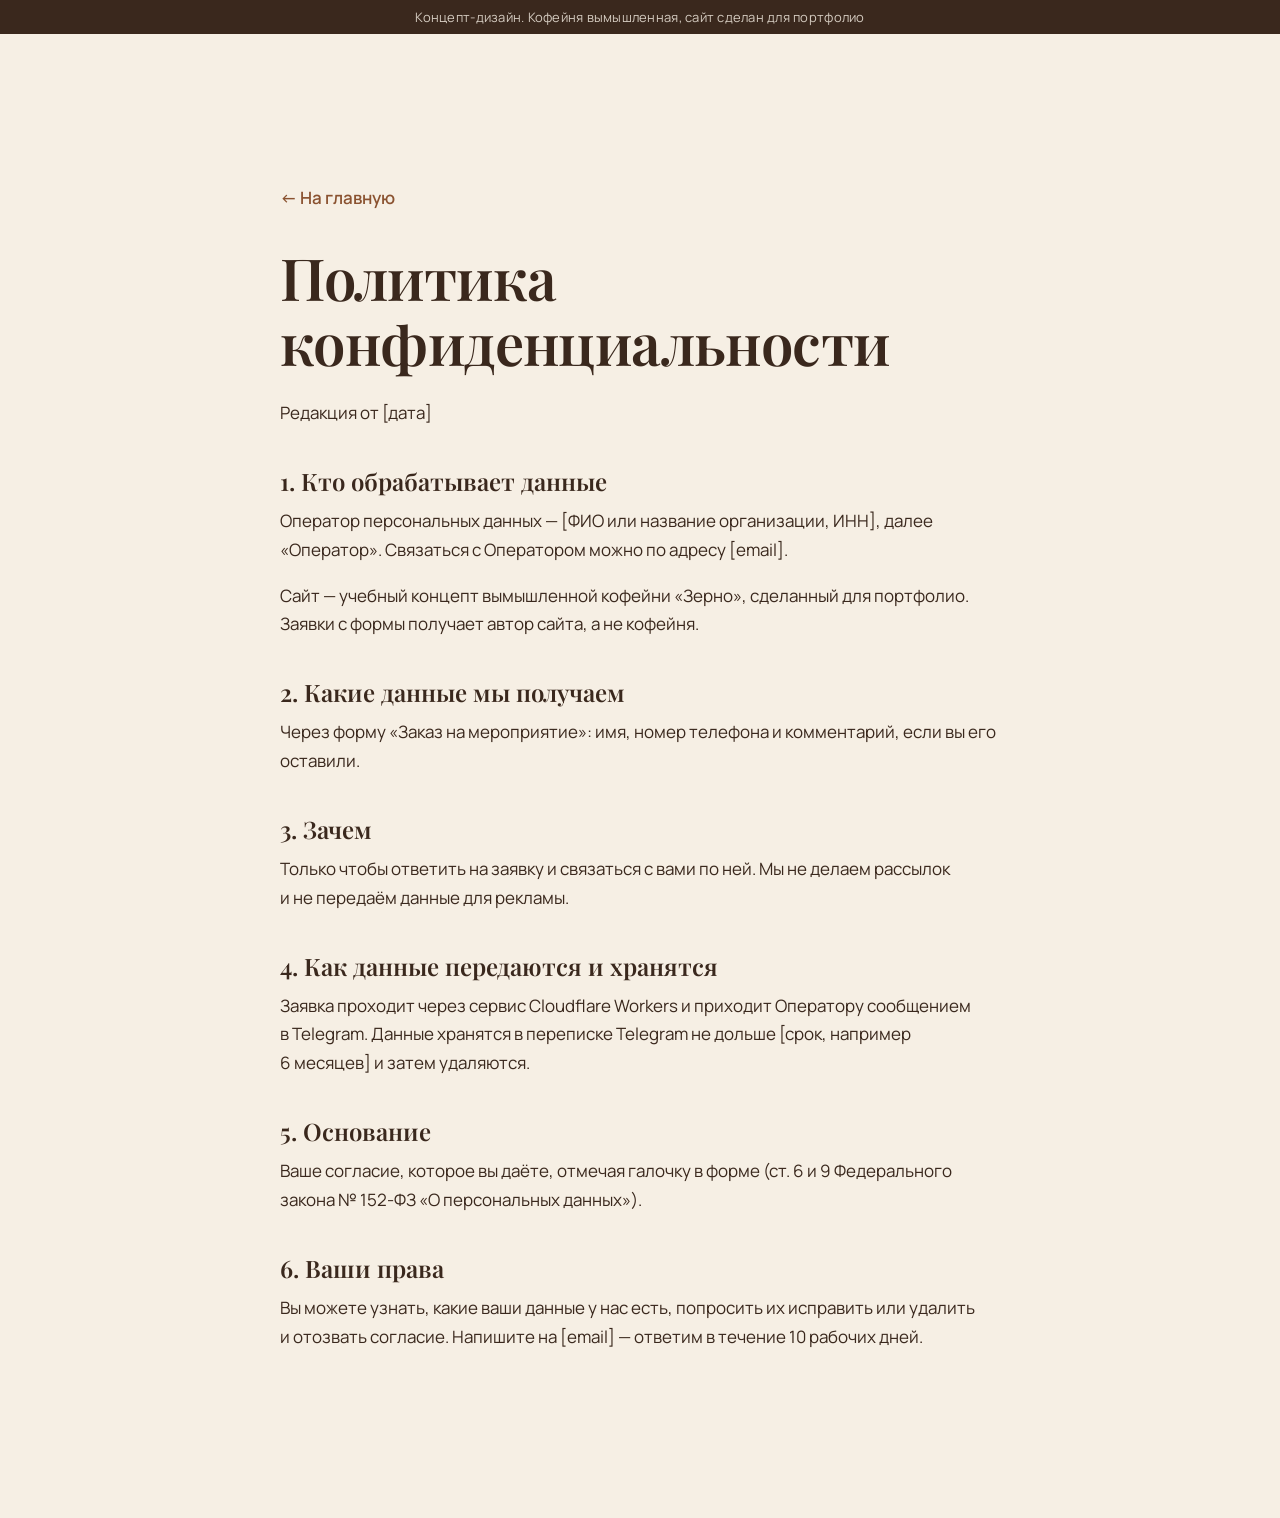
<file: privacy.html>
<!DOCTYPE html>
<html lang="ru">
<head>
  <meta charset="UTF-8">
  <meta name="viewport" content="width=device-width, initial-scale=1">
  <title>Политика конфиденциальности — «Зерно»</title>
  <meta name="robots" content="noindex">
  <meta name="theme-color" content="#F6EFE4">
  <link rel="icon" href="favicon.svg" type="image/svg+xml">

  <link rel="preconnect" href="https://fonts.googleapis.com">
  <link rel="preconnect" href="https://fonts.gstatic.com" crossorigin>
  <link href="https://fonts.googleapis.com/css2?family=Manrope:wght@400;500;600;700&family=Playfair+Display:wght@500;600;700&display=swap" rel="stylesheet">
  <link rel="stylesheet" href="css/style.css?v=3">
</head>
<body>

  <div class="concept-bar" role="note">
    Концепт-дизайн. Кофейня вымышленная, сайт сделан для&nbsp;портфолио
  </div>

  <!--
    ШАБЛОН. Перед запуском формы замените всё в [квадратных скобках]
    и проверьте текст у юриста: это не юридическая консультация.
  -->
  <main class="section legal">
    <div class="container legal__inner">
      <a href="./" class="legal__back">← На главную</a>
      <h1 class="section__title">Политика конфиденциальности</h1>
      <p class="muted">Редакция от [дата]</p>

      <h2>1. Кто обрабатывает данные</h2>
      <p>Оператор персональных данных — [ФИО или название организации, ИНН], далее «Оператор». Связаться с&nbsp;Оператором можно по&nbsp;адресу [email].</p>
      <p>Сайт — учебный концепт вымышленной кофейни «Зерно», сделанный для портфолио. Заявки с&nbsp;формы получает автор сайта, а&nbsp;не&nbsp;кофейня.</p>

      <h2>2. Какие данные мы получаем</h2>
      <p>Через форму «Заказ на&nbsp;мероприятие»: имя, номер телефона и&nbsp;комментарий, если вы его оставили.</p>

      <h2>3. Зачем</h2>
      <p>Только чтобы ответить на&nbsp;заявку и&nbsp;связаться с&nbsp;вами по&nbsp;ней. Мы не&nbsp;делаем рассылок и&nbsp;не&nbsp;передаём данные для рекламы.</p>

      <h2>4. Как данные передаются и&nbsp;хранятся</h2>
      <p>Заявка проходит через сервис Cloudflare Workers и&nbsp;приходит Оператору сообщением в&nbsp;Telegram. Данные хранятся в&nbsp;переписке Telegram не&nbsp;дольше [срок, например 6&nbsp;месяцев] и&nbsp;затем удаляются.</p>

      <h2>5. Основание</h2>
      <p>Ваше согласие, которое вы даёте, отмечая галочку в&nbsp;форме (ст.&nbsp;6 и&nbsp;9 Федерального закона №&nbsp;152-ФЗ «О&nbsp;персональных данных»).</p>

      <h2>6. Ваши права</h2>
      <p>Вы можете узнать, какие ваши данные у&nbsp;нас есть, попросить их исправить или удалить и&nbsp;отозвать согласие. Напишите на&nbsp;[email] — ответим в&nbsp;течение 10&nbsp;рабочих дней.</p>
    </div>
  </main>

</body>
</html>
</file>
<file: css/style.css>
/* ==========================================================
   Кофейня «Зерно» — стили
   ========================================================== */

:root {
  /* Палитра */
  --bg: #F6EFE4;          /* основной фон — светлый беж */
  --bg-alt: #EFE3D1;      /* фон чередующихся секций */
  --surface: #FBF7F1;     /* карточки */
  --text: #3A281D;        /* основной текст — тёмный кофе */
  --muted: #7C6555;       /* второстепенный текст */
  --accent: #A8683C;      /* карамель — кнопки, акценты */
  --accent-dark: #8A5230;
  --dark: #3A281D;        /* тёмные блоки и футер */
  --line: #DCCBB4;
  --open: #5E8A4F;
  --closed: #B5543A;

  /* Типографика */
  --font-head: "Playfair Display", Georgia, "Times New Roman", serif;
  --font-body: "Manrope", system-ui, -apple-system, "Segoe UI", Roboto, sans-serif;

  /* Размеры */
  --container: 1160px;
  --gutter: 20px;
  --radius: 22px;
  --radius-sm: 14px;
  --section-y: clamp(80px, 12vw, 150px);
  --header-h: 72px;
  --shadow: 0 18px 40px -22px rgba(58, 40, 29, .35);
}

/* ---------- База ---------- */
*,
*::before,
*::after { box-sizing: border-box; }

html {
  scroll-behavior: smooth;
  scroll-padding-top: var(--header-h);
  -webkit-text-size-adjust: 100%;
}

body {
  margin: 0;
  background: var(--bg);
  color: var(--text);
  font-family: var(--font-body);
  font-size: 17px;
  line-height: 1.7;
  -webkit-font-smoothing: antialiased;
}

body.nav-open { overflow: hidden; }

img, iframe { display: block; max-width: 100%; }

a { color: inherit; }

h1, h2, h3 { margin: 0; line-height: 1.12; font-weight: 600; }

p { margin: 0 0 1em; }

ul { margin: 0; padding: 0; list-style: none; }

:focus-visible {
  outline: 2px solid var(--accent);
  outline-offset: 3px;
  border-radius: 6px;
}

.container {
  width: 100%;
  max-width: var(--container);
  margin-inline: auto;
  padding-inline: var(--gutter);
}

.muted { color: var(--muted); }

.eyebrow {
  margin-bottom: 18px;
  font-size: 13px;
  font-weight: 700;
  letter-spacing: .16em;
  text-transform: uppercase;
  color: var(--accent);
}

/* ---------- Кнопки ---------- */
.btn {
  display: inline-flex;
  align-items: center;
  justify-content: center;
  gap: 8px;
  min-height: 54px;
  padding: 0 30px;
  border: 2px solid var(--accent);
  border-radius: 999px;
  background: var(--accent);
  color: #fff;
  font: 600 16px/1 var(--font-body);
  text-decoration: none;
  white-space: nowrap;
  cursor: pointer;
  transition: background-color .2s, border-color .2s, color .2s, transform .2s;
}
.btn:hover { background: var(--accent-dark); border-color: var(--accent-dark); transform: translateY(-2px); }
.btn:active { transform: translateY(0); }

.btn--small { min-height: 44px; padding: 0 22px; font-size: 15px; }

.btn--ghost { background: transparent; color: var(--text); border-color: var(--line); }
.btn--ghost:hover { background: transparent; color: var(--accent-dark); border-color: var(--accent); }

.btn--light { background: var(--bg); border-color: var(--bg); color: var(--dark); }
.btn--light:hover { background: #fff; border-color: #fff; }

.btn--outline-light { background: transparent; border-color: rgba(246, 239, 228, .45); color: var(--bg); }
.btn--outline-light:hover { background: transparent; border-color: var(--bg); }

/* ---------- Фото ---------- */
.ph {
  width: 100%;
  height: auto;
  object-fit: cover;
  border-radius: var(--radius);
  /* тёплый фон, пока фото грузится */
  background: linear-gradient(145deg, #D9BE9C 0%, #B98E66 55%, #8C6343 100%);
}

/* ---------- Плашка концепта ---------- */
.concept-bar {
  padding: 8px var(--gutter);
  background: var(--dark);
  color: rgba(246, 239, 228, .82);
  font-size: 13px;
  line-height: 1.4;
  letter-spacing: .02em;
  text-align: center;
}

/* ---------- Подсказка для ненастоящих контактов ---------- */
.toast {
  position: fixed;
  left: 50%;
  bottom: 24px;
  z-index: 100;
  width: max-content;
  max-width: calc(100% - 2 * var(--gutter));
  padding: 14px 22px;
  border-radius: var(--radius-sm);
  background: var(--accent-dark); /* заметно и на светлом, и на тёмном фоне */
  color: #fff;
  font-size: 15px;
  line-height: 1.45;
  text-align: center;
  box-shadow: var(--shadow);
  opacity: 0;
  visibility: hidden;
  transform: translate(-50%, 12px);
  transition: opacity .25s, transform .25s, visibility .25s;
}
.toast.is-visible { opacity: 1; visibility: visible; transform: translate(-50%, 0); }

/* ---------- Шапка ---------- */
.header {
  position: sticky;
  top: 0;
  z-index: 50;
  background: rgba(246, 239, 228, .88);
  backdrop-filter: blur(10px);
  -webkit-backdrop-filter: blur(10px);
  transition: box-shadow .25s;
}
.header.is-scrolled { box-shadow: 0 1px 0 var(--line); }

.header__inner {
  display: flex;
  align-items: center;
  justify-content: space-between;
  height: var(--header-h);
}

.logo {
  display: inline-flex;
  align-items: center;
  gap: 10px;
  font-family: var(--font-head);
  font-size: 26px;
  font-weight: 700;
  text-decoration: none;
  color: var(--text);
}
.logo__icon { width: 28px; height: 28px; color: var(--accent); }
.logo--light { color: var(--bg); }
.logo--light .logo__icon { color: #D9B48C; }

.nav { display: flex; align-items: center; gap: 34px; }

.nav__link {
  position: relative;
  font-size: 15px;
  font-weight: 500;
  text-decoration: none;
}
.nav__link::after {
  content: "";
  position: absolute;
  left: 0;
  bottom: -4px;
  width: 100%;
  height: 2px;
  background: var(--accent);
  transform: scaleX(0);
  transform-origin: left;
  transition: transform .25s;
}
.nav__link:hover::after { transform: scaleX(1); }

.burger {
  display: none;
  width: 44px;
  height: 44px;
  padding: 0;
  border: 0;
  background: none;
  cursor: pointer;
}
.burger span {
  display: block;
  width: 24px;
  height: 2px;
  margin: 5px auto;
  border-radius: 2px;
  background: var(--text);
  transition: transform .25s, opacity .25s;
}
.burger[aria-expanded="true"] span:nth-child(1) { transform: translateY(7px) rotate(45deg); }
.burger[aria-expanded="true"] span:nth-child(2) { opacity: 0; }
.burger[aria-expanded="true"] span:nth-child(3) { transform: translateY(-7px) rotate(-45deg); }

/* ---------- Первый экран ---------- */
.hero {
  position: relative;
  isolation: isolate;
  display: flex;
  align-items: center;
  min-height: calc(100vh - var(--header-h));
  min-height: calc(100svh - var(--header-h));
  padding: clamp(64px, 9vw, 120px) 0;
  overflow: hidden;
  background: var(--dark); /* пока фото грузится */
  color: var(--bg);
}

/* фоновое фото */
.hero__bg {
  position: absolute;
  inset: 0;
  z-index: -2;
  width: 100%;
  height: 100%;
  object-fit: cover;
  object-position: 40% center;
}

/* затемнение: плотнее слева, где текст, и снизу */
.hero::before {
  content: "";
  position: absolute;
  inset: 0;
  z-index: -1;
  background:
    linear-gradient(90deg, rgba(36, 24, 16, .88) 0%, rgba(36, 24, 16, .7) 45%, rgba(36, 24, 16, .35) 100%),
    linear-gradient(0deg, rgba(36, 24, 16, .5) 0%, transparent 40%);
}

.hero__text { max-width: 720px; }

.hero .eyebrow { color: #E2B88C; }

.hero__title {
  font-family: var(--font-head);
  font-size: clamp(42px, 6.4vw, 88px);
  letter-spacing: -.015em;
  margin-bottom: 28px;
  text-shadow: 0 2px 24px rgba(0, 0, 0, .25);
}

.hero__lead {
  max-width: 30em;
  margin-bottom: 40px;
  font-size: clamp(17px, 1.6vw, 20px);
  color: rgba(246, 239, 228, .88);
}

.hero__actions { display: flex; flex-wrap: wrap; gap: 14px; }

.hero__status { margin: 32px 0 0; }

/* статус на тёмном фоне — светлее, чтобы читался */
.hero [data-status] { color: rgba(246, 239, 228, .8); }
.hero [data-status].is-open { color: #B5DCA6; }
.hero [data-status].is-open .status-dot { background: #8CC77A; box-shadow: 0 0 0 4px rgba(140, 199, 122, .25); }
.hero [data-status].is-closed { color: #F2B39E; }
.hero [data-status].is-closed .status-dot { background: #E58B6E; }

/* статус «открыто/закрыто» */
[data-status] {
  display: inline-flex;
  align-items: center;
  gap: 10px;
  font-size: 15px;
  font-weight: 600;
  color: var(--muted);
}
.status-dot {
  width: 10px;
  height: 10px;
  border-radius: 50%;
  background: var(--muted);
}
[data-status].is-open .status-dot { background: var(--open); box-shadow: 0 0 0 4px rgba(94, 138, 79, .18); }
[data-status].is-open { color: var(--open); }
[data-status].is-closed .status-dot { background: var(--closed); }
[data-status].is-closed { color: var(--closed); }

/* ---------- Секции ---------- */
.section { padding: var(--section-y) 0; }

.section__head { max-width: 640px; margin-bottom: 56px; }

.section__title {
  font-family: var(--font-head);
  font-size: clamp(34px, 4.6vw, 58px);
  letter-spacing: -.01em;
  margin-bottom: 24px;
}

.section__lead { color: var(--muted); font-size: 18px; margin: 0; }

/* ---------- О нас ---------- */
.about { background: var(--bg-alt); }

.about__inner {
  display: grid;
  grid-template-columns: 1fr 1fr;
  align-items: center;
  gap: clamp(48px, 7vw, 100px);
}

.about__media { position: relative; padding-bottom: 60px; padding-right: 60px; }
.ph--tall { aspect-ratio: 4 / 5; }
.ph--small {
  position: absolute;
  right: 0;
  bottom: 0;
  width: 46%;
  aspect-ratio: 1;
  border: 8px solid var(--bg-alt);
  box-shadow: var(--shadow);
}

.about__text > p { color: var(--muted); font-size: 18px; }

.features {
  display: grid;
  grid-template-columns: repeat(3, 1fr);
  gap: 20px;
  margin-top: 44px;
  padding-top: 36px;
  border-top: 1px solid var(--line);
}
.feature__num {
  display: block;
  font-family: var(--font-head);
  font-size: 52px;
  line-height: 1;
  color: var(--accent);
  margin-bottom: 10px;
}
.feature__text { font-size: 15px; line-height: 1.45; color: var(--muted); }

/* ---------- Меню ---------- */
.menu__tabs {
  display: flex;
  gap: 10px;
  margin-bottom: 40px;
  overflow-x: auto;
  scrollbar-width: none;
}
.menu__tabs::-webkit-scrollbar { display: none; }

.tab {
  flex-shrink: 0;
  min-height: 44px;
  padding: 0 22px;
  border: 1px solid var(--line);
  border-radius: 999px;
  background: transparent;
  color: var(--text);
  font: 500 15px/1 var(--font-body);
  cursor: pointer;
  transition: background-color .2s, color .2s, border-color .2s;
}
.tab:hover { border-color: var(--accent); }
.tab.is-active { background: var(--dark); border-color: var(--dark); color: var(--bg); }

.menu__list {
  display: grid;
  grid-template-columns: 1fr 1fr;
  column-gap: 72px;
}

.menu-item {
  padding: 26px 0;
  border-bottom: 1px solid var(--line);
  animation: fade-in .35s ease;
}
.menu-item[hidden] { display: none; }

.menu-item__row { display: flex; align-items: baseline; gap: 12px; }
.menu-item__name { font-family: var(--font-head); font-size: 24px; font-weight: 600; }
.menu-item__dots { flex: 1; border-bottom: 2px dotted var(--line); transform: translateY(-5px); min-width: 20px; }
.menu-item__price { font-weight: 700; font-size: 18px; color: var(--accent-dark); white-space: nowrap; }
.menu-item__desc { margin: 6px 0 0; font-size: 15px; color: var(--muted); }

@keyframes fade-in { from { opacity: 0; transform: translateY(6px); } }

/* Блок «закажите заранее» */
.takeaway {
  display: flex;
  align-items: center;
  justify-content: space-between;
  gap: 32px;
  margin-top: 72px;
  padding: clamp(32px, 5vw, 56px);
  border-radius: var(--radius);
  background: var(--dark);
  color: var(--bg);
}
.takeaway__title { font-family: var(--font-head); font-size: clamp(26px, 3vw, 36px); margin-bottom: 12px; }
.takeaway p { margin: 0; color: rgba(246, 239, 228, .75); max-width: 32em; }
.takeaway__actions { display: flex; flex-wrap: wrap; gap: 12px; flex-shrink: 0; }

/* ---------- Отзывы ---------- */
.reviews { background: var(--bg-alt); }

.reviews__list {
  display: grid;
  grid-template-columns: repeat(3, 1fr);
  gap: 24px;
}

.review {
  display: flex;
  flex-direction: column;
  margin: 0;
  padding: 36px 32px;
  border-radius: var(--radius);
  background: var(--surface);
}
.review__stars { color: var(--accent); letter-spacing: 3px; margin-bottom: 18px; }
.review__text { flex: 1; margin: 0 0 28px; font-size: 17px; line-height: 1.65; }
.review__author { display: flex; align-items: center; gap: 14px; line-height: 1.35; }
.review__author small { color: var(--muted); font-size: 14px; }

.avatar {
  display: grid;
  place-items: center;
  width: 48px;
  height: 48px;
  border-radius: 50%;
  background: #E3CDB0;
  color: var(--accent-dark);
  font-family: var(--font-head);
  font-weight: 700;
  font-size: 20px;
}

/* ---------- Заказ на мероприятие ---------- */
.events__inner {
  display: grid;
  grid-template-columns: 1fr 1fr;
  gap: clamp(40px, 6vw, 96px);
  align-items: start;
}

.events__list { margin-top: 36px; }
.events__list li {
  position: relative;
  padding: 14px 0 14px 34px;
  border-bottom: 1px solid var(--line);
  font-size: 17px;
}
.events__list li::before {
  content: "";
  position: absolute;
  left: 4px;
  top: 50%;
  width: 14px;
  height: 18px;
  border-radius: 50%;
  background: var(--accent);
  transform: translateY(-50%) rotate(30deg); /* кофейное зерно */
}

.event-form {
  padding: clamp(28px, 4vw, 48px);
  border-radius: var(--radius);
  background: var(--surface);
  box-shadow: var(--shadow);
}
.event-form__title {
  margin-bottom: 28px;
  font-family: var(--font-head);
  font-size: clamp(26px, 3vw, 32px);
}

.field { margin-bottom: 20px; }
.field__label { display: block; margin-bottom: 8px; font-size: 15px; font-weight: 600; }
.field__optional { font-weight: 400; color: var(--muted); }

.field__input {
  width: 100%;
  min-height: 52px;
  padding: 12px 16px;
  border: 1px solid var(--line);
  border-radius: var(--radius-sm);
  background: #fff;
  color: var(--text);
  font: 16px/1.5 var(--font-body); /* 16px — чтобы iOS не увеличивал страницу при фокусе */
  transition: border-color .2s, box-shadow .2s;
}
.field__input::placeholder { color: #A8968A; }
.field__input:focus { outline: none; border-color: var(--accent); box-shadow: 0 0 0 3px rgba(168, 104, 60, .18); }
.field__input--area { resize: vertical; min-height: 110px; }
.field__input[aria-invalid="true"] { border-color: var(--closed); }

.field__error { margin: 6px 0 0; font-size: 14px; color: var(--closed); }
.field__error:empty { display: none; }

/* поле-ловушка для ботов: убрано с экрана, но не display:none — его часто пропускают боты */
.field--trap { position: absolute; left: -9999px; width: 1px; height: 1px; overflow: hidden; }

.consent {
  display: flex;
  align-items: flex-start;
  gap: 12px;
  font-size: 14px;
  line-height: 1.5;
  color: var(--muted);
  cursor: pointer;
}
.consent__box {
  flex-shrink: 0;
  width: 20px;
  height: 20px;
  margin: 1px 0 0;
  accent-color: var(--accent);
  cursor: pointer;
}
.consent a { color: var(--accent-dark); }

.event-form__submit { width: 100%; margin-top: 8px; }
.event-form__submit:disabled { opacity: .6; cursor: wait; transform: none; }

.event-form__status { margin: 16px 0 0; font-weight: 600; }
.event-form__status:empty { display: none; }
.event-form__status.is-success { color: var(--open); }
.event-form__status.is-error { color: var(--closed); }

.event-form__note { margin: 16px 0 0; font-size: 13px; line-height: 1.5; color: var(--muted); }

/* ---------- Страница политики ---------- */
.legal__inner { max-width: 760px; }
.legal__back { display: inline-block; margin-bottom: 32px; color: var(--accent-dark); font-weight: 600; text-decoration: none; }
/* длинное «конфиденциальности» не помещается в 375px при обычном размере */
.legal h1 { font-size: clamp(30px, 8vw, 58px); hyphens: auto; overflow-wrap: break-word; }
.legal h2 { margin: 40px 0 12px; font-family: var(--font-head); font-size: 24px; }
.legal p { color: var(--text); }

/* ---------- Контакты ---------- */
.contacts { background: var(--bg-alt); }

.contacts__inner {
  display: grid;
  grid-template-columns: 1fr 1.15fr;
  gap: clamp(40px, 6vw, 80px);
  align-items: stretch;
}

.contacts__block { margin-bottom: 32px; }
.contacts__label {
  margin-bottom: 10px;
  font-family: var(--font-body);
  font-size: 13px;
  font-weight: 700;
  letter-spacing: .12em;
  text-transform: uppercase;
  color: var(--muted);
}
.contacts__address { font-size: 22px; line-height: 1.45; margin: 0; }
.contacts__address .muted { font-size: 16px; }

.hours { margin-bottom: 16px; }
.hours__row {
  display: flex;
  justify-content: space-between;
  gap: 16px;
  padding: 12px 0;
  border-bottom: 1px solid var(--line);
  font-size: 17px;
}
.hours__row span:last-child { font-weight: 600; white-space: nowrap; }
.hours__row.is-today { color: var(--accent-dark); }
.hours__row.is-today span:first-child::after { content: " · сегодня"; font-size: 14px; color: var(--muted); }

.contacts__actions { display: flex; flex-wrap: wrap; gap: 12px; margin-top: 8px; }

.contacts__map {
  min-height: 420px;
  border-radius: var(--radius);
  overflow: hidden;
  background: var(--bg-alt);
  box-shadow: var(--shadow);
}
.contacts__map iframe {
  width: 100%;
  height: 100%;
  min-height: 420px;
  border: 0;
  filter: sepia(.25) saturate(.9);
}

/* ---------- Футер ---------- */
.footer {
  background: var(--dark);
  color: rgba(246, 239, 228, .8);
  padding: 80px 0 32px;
}

.footer__inner {
  display: grid;
  grid-template-columns: 1.4fr 1fr 1fr;
  gap: 48px;
  padding-bottom: 56px;
  border-bottom: 1px solid rgba(246, 239, 228, .14);
}

.footer__tagline { margin-top: 16px; max-width: 18em; }

.footer__title {
  margin-bottom: 18px;
  font-family: var(--font-body);
  font-size: 13px;
  font-weight: 700;
  letter-spacing: .12em;
  text-transform: uppercase;
  color: #D9B48C;
}

.footer__col { display: flex; flex-direction: column; align-items: flex-start; gap: 8px; }
/* кнопки-заглушки в футере выглядят как ссылки */
button.footer__link,
button.social {
  padding: 0;
  background: none;
  font: inherit;
  cursor: pointer;
}
button.footer__link { border: 0; color: inherit; text-align: left; }

.footer__link { text-decoration: none; transition: color .2s; }
.footer__link:hover { color: #fff; }
.footer__muted { margin: 0; color: rgba(246, 239, 228, .55); }

.socials { display: flex; gap: 12px; }
.social {
  display: grid;
  place-items: center;
  width: 48px;
  height: 48px;
  border-radius: 50%;
  border: 1px solid rgba(246, 239, 228, .25);
  color: var(--bg);
  transition: background-color .2s, color .2s, border-color .2s;
}
.social svg { width: 22px; height: 22px; }
.social:hover { background: var(--bg); color: var(--dark); border-color: var(--bg); }

.footer__bottom {
  display: flex;
  justify-content: space-between;
  gap: 16px;
  padding-top: 28px;
  font-size: 14px;
  color: rgba(246, 239, 228, .55);
}
.footer__bottom p { margin: 0; }
.footer__credits a { color: inherit; transition: color .2s; }
.footer__credits a:hover { color: var(--bg); }

/* ---------- Анимация появления ---------- */
/* прячем блоки только если JS загрузился — иначе контент виден сразу */
.js .reveal { opacity: 0; transform: translateY(24px); transition: opacity .7s ease, transform .7s ease; }
.js .reveal.is-visible { opacity: 1; transform: none; }

@media (prefers-reduced-motion: reduce) {
  html { scroll-behavior: auto; }
  *, *::before, *::after { animation: none !important; transition: none !important; }
  .reveal { opacity: 1; transform: none; }
}

/* ==========================================================
   Адаптив
   ========================================================== */

@media (max-width: 1024px) {
  .nav { gap: 24px; }
  .menu__list { column-gap: 48px; }
  .reviews__list { grid-template-columns: 1fr 1fr; }
  .reviews__list .review:last-child { grid-column: 1 / -1; }
}

@media (max-width: 860px) {
  :root { --header-h: 64px; }

  /* Мобильное меню */
  .burger { display: block; position: relative; z-index: 2; }

  .nav {
    position: fixed;
    inset: var(--header-h) 0 auto 0; /* от шапки: backdrop-filter делает её точкой отсчёта */
    height: calc(100dvh - var(--nav-top, var(--header-h)));
    flex-direction: column;
    align-items: stretch;
    gap: 0;
    padding: 24px var(--gutter) 40px;
    background: var(--bg);
    opacity: 0;
    visibility: hidden;
    transform: translateY(-12px);
    transition: opacity .25s, transform .25s, visibility .25s;
  }
  .nav.is-open { opacity: 1; visibility: visible; transform: none; }
  .nav__link {
    padding: 18px 0;
    border-bottom: 1px solid var(--line);
    font-family: var(--font-head);
    font-size: 28px;
  }
  .nav__link::after { display: none; }
  .nav__cta { margin-top: 32px; min-height: 56px; font-size: 16px; }

  .about__inner,
  .events__inner,
  .contacts__inner { grid-template-columns: 1fr; }

  /* текст на всю ширину — затемнение ровнее */
  .hero::before {
    background:
      linear-gradient(180deg, rgba(36, 24, 16, .6) 0%, rgba(36, 24, 16, .78) 55%, rgba(36, 24, 16, .9) 100%);
  }

  .about__media { max-width: 520px; }

  .menu__list { grid-template-columns: 1fr; }

  .takeaway { flex-direction: column; align-items: flex-start; }

  .contacts__map, .contacts__map iframe { min-height: 340px; }

  .footer__inner { grid-template-columns: 1fr 1fr; }
  .footer__brand { grid-column: 1 / -1; }
}

@media (max-width: 600px) {
  body { font-size: 16px; }

  .hero { padding: 56px 0 48px; }
  .hero__actions .btn { flex: 1 1 100%; }

  .section__head { margin-bottom: 40px; }

  .about__media { padding-right: 32px; padding-bottom: 40px; }
  .ph--small { border-width: 6px; }

  .features { grid-template-columns: 1fr; gap: 0; }
  .feature {
    display: flex;
    align-items: center;
    gap: 18px;
    padding: 14px 0;
  }
  .feature + .feature { border-top: 1px solid var(--line); }
  .feature__num { width: 48px; margin: 0; font-size: 42px; flex-shrink: 0; }

  .menu__tabs { flex-wrap: wrap; gap: 8px; }
  .tab { padding: 0 16px; font-size: 14px; }

  .menu-item__name { font-size: 21px; }

  .takeaway__actions { width: 100%; }
  .takeaway__actions .btn { flex: 1; }

  /* Отзывы — горизонтальная лента со свайпом */
  .reviews__list {
    display: flex;
    gap: 14px;
    margin-inline: calc(var(--gutter) * -1);
    padding: 0 var(--gutter) 8px;
    overflow-x: auto;
    scroll-snap-type: x mandatory;
    scrollbar-width: none;
  }
  .reviews__list::-webkit-scrollbar { display: none; }
  .review {
    flex: 0 0 86%;
    scroll-snap-align: center;
    padding: 30px 24px;
  }

  .contacts__address { font-size: 20px; }
  .hours__row { font-size: 16px; }
  .hours__row.is-today span:first-child::after { content: ""; }
  .contacts__actions .btn { flex: 1 1 100%; }

  .footer { padding-top: 64px; }
  .footer__inner { grid-template-columns: 1fr; gap: 36px; }
  .footer__bottom { flex-direction: column-reverse; align-items: flex-start; gap: 12px; }
}
</file>
